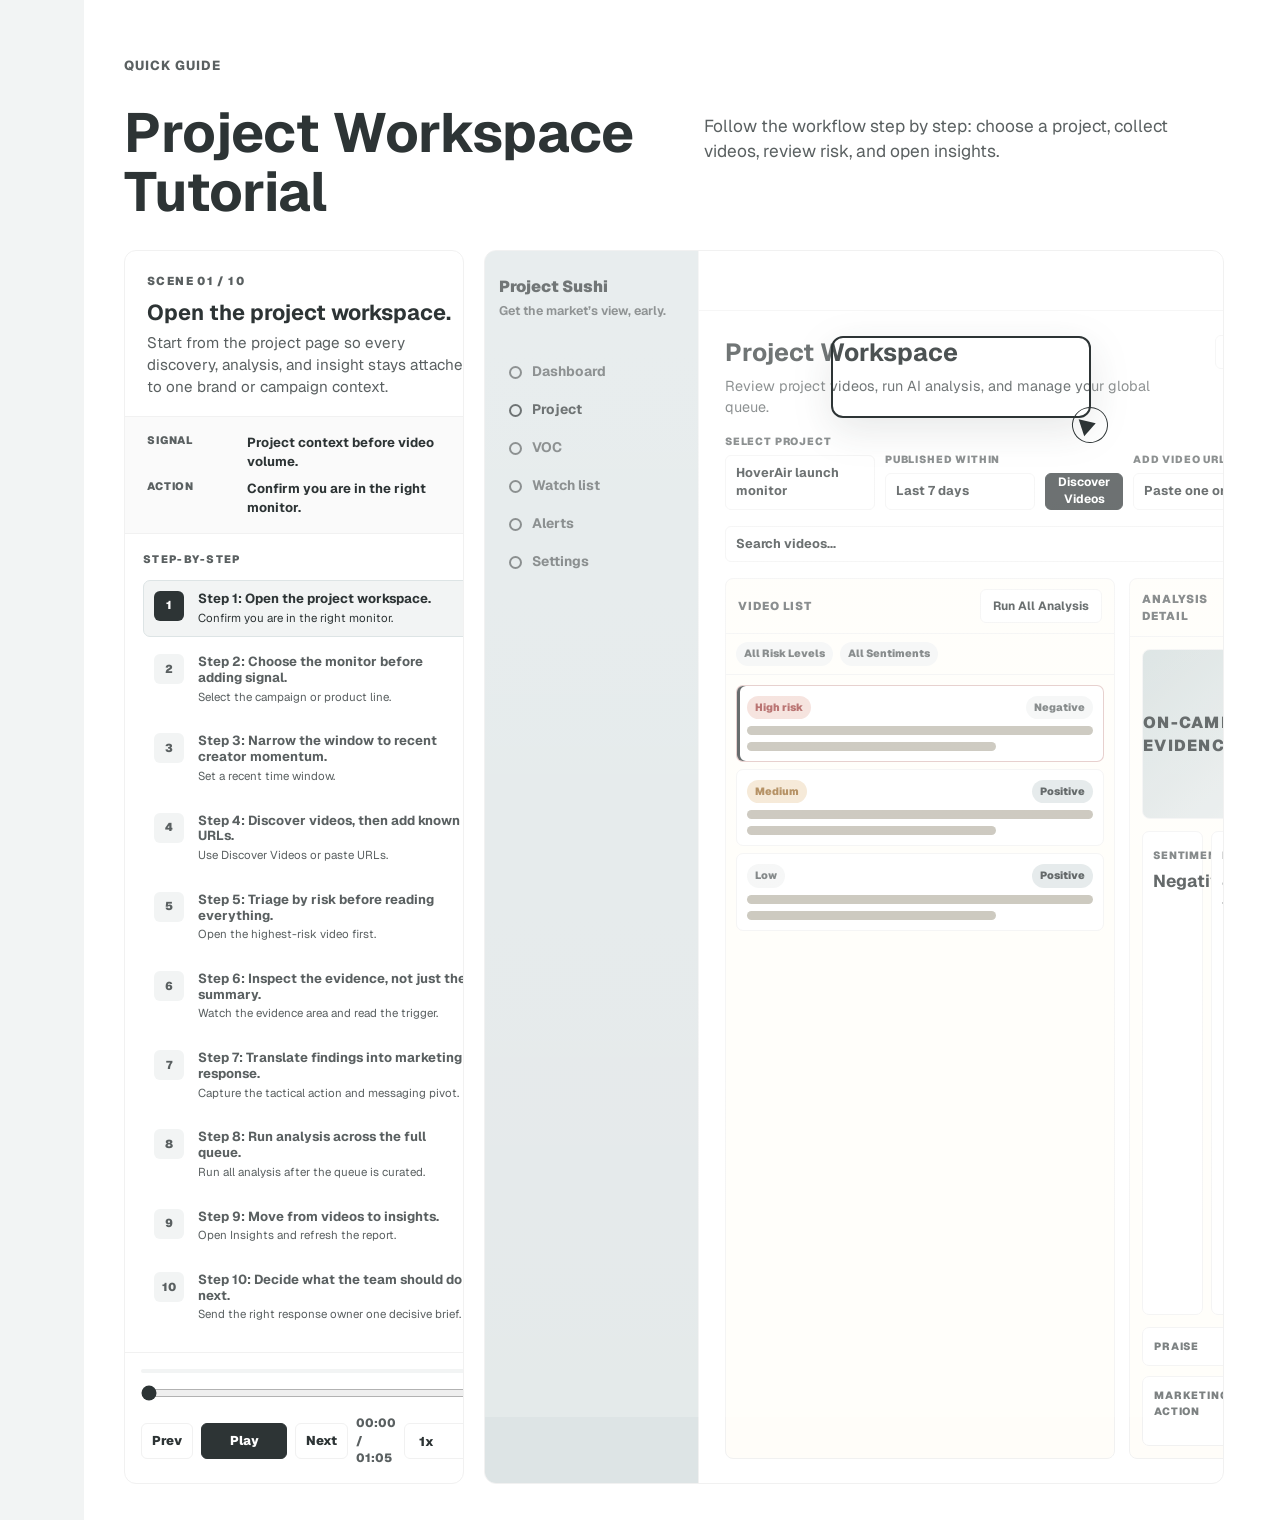
<file: app/static/project-workspace-tutorial.html>
<!doctype html>
<html lang="en">
  <head>
    <meta charset="UTF-8" />
    <meta name="viewport" content="width=device-width, initial-scale=1.0" />
    <title>Project Sushi Tutorial</title>
    <link href="https://fonts.googleapis.com/css2?family=Geist:wght@300;400;500;600;700;800;900&family=Geist+Mono:wght@300;400;500;600;700;800;900&display=swap" rel="stylesheet" />
    <style>
      :root {
        --bg: #ffffff;
        --ink: #2d3435;
        --muted: #5a6061;
        --line: #f1f1f1;
        --panel: #ffffff;
        --soft: #f2f4f4;
        --signal: #2d3435;
        --signal-soft: #dde4e5;
        --risk: #9f403d;
        --amber: #9a6a2d;
        --shadow: 0 16px 48px rgba(45, 52, 53, 0.08);
        --radius: 8px;
        --frame-x: 50%;
        --frame-y: 50%;
      }

      * {
        box-sizing: border-box;
      }

      html,
      body {
        min-height: 100%;
        margin: 0;
      }

      body {
        background: linear-gradient(90deg, var(--soft) 0 84px, var(--bg) 84px 100%);
        color: var(--ink);
        font-family: "Geist", ui-sans-serif, system-ui, -apple-system, BlinkMacSystemFont, "Segoe UI", sans-serif;
        line-height: 1.45;
      }

      button,
      input,
      select {
        font: inherit;
      }

      button {
        cursor: pointer;
      }

      .tutorial-shell {
        min-height: 100vh;
        display: grid;
        grid-template-rows: auto 1fr;
        gap: 28px;
        padding: 56px 56px 32px 124px;
      }

      .tutorial-topbar {
        display: flex;
        align-items: center;
        justify-content: space-between;
        gap: 20px;
      }

      .eyebrow {
        margin: 0 0 28px;
        color: var(--muted);
        font-size: 0.82rem;
        font-weight: 800;
        letter-spacing: 0.08em;
        text-transform: uppercase;
      }

      h1 {
        max-width: 840px;
        margin: 0;
        font-size: clamp(2.4rem, 4.3vw, 4.25rem);
        line-height: 1.08;
        letter-spacing: 0;
      }

      .top-note {
        max-width: 520px;
        margin: 0;
        color: var(--muted);
        font-size: 1.08rem;
      }

      .experience {
        display: grid;
        grid-template-columns: 340px minmax(620px, 1fr);
        gap: 20px;
        min-height: 0;
        overflow-x: auto;
        padding-bottom: 4px;
      }

      .cinema {
        position: relative;
        min-height: 620px;
        border: 1px solid var(--line);
        border-radius: 12px;
        background: #ffffff;
        box-shadow: none;
        overflow: hidden;
      }

      .cinema::before {
        content: "";
        position: absolute;
        inset: 0;
        pointer-events: none;
        background: linear-gradient(180deg, rgba(255, 255, 255, 0.16), rgba(255, 255, 255, 0));
        z-index: 7;
      }

      .cinema-grid {
        position: absolute;
        inset: 0;
        display: grid;
        grid-template-columns: 214px minmax(0, 1fr);
      }

      .mock-sidebar {
        border-right: 1px solid var(--line);
        background: #dde4e5;
        padding: 24px 14px;
      }

      .mock-brand {
        margin-bottom: 34px;
      }

      .mock-brand strong {
        display: block;
        font-size: 1rem;
        font-weight: 900;
      }

      .mock-brand span {
        color: var(--muted);
        font-size: 0.78rem;
        font-weight: 650;
      }

      .mock-nav {
        display: grid;
        gap: 4px;
      }

      .mock-nav-item {
        display: flex;
        align-items: center;
        gap: 10px;
        min-height: 34px;
        border-radius: 6px;
        padding: 0 10px;
        color: var(--muted);
        font-size: 0.86rem;
        font-weight: 700;
      }

      .mock-nav-item.active {
        background: var(--signal-soft);
        color: var(--ink);
      }

      .nav-dot {
        width: 13px;
        height: 13px;
        border: 2px solid currentColor;
        border-radius: 50%;
      }

      .mock-main {
        display: grid;
        grid-template-rows: 60px auto auto auto 1fr;
        min-width: 0;
      }

      .mock-topbar {
        display: flex;
        align-items: center;
        justify-content: flex-end;
        gap: 12px;
        border-bottom: 1px solid var(--line);
        padding: 0 22px;
      }

      .mock-topbar span {
        width: 26px;
        height: 26px;
        border-radius: 50%;
        background: var(--soft);
      }

      .workspace-header {
        display: flex;
        justify-content: space-between;
        gap: 18px;
        padding: 24px 26px 16px;
      }

      .workspace-header h2 {
        margin: 0;
        font-size: 1.55rem;
        letter-spacing: 0;
      }

      .workspace-header p {
        margin: 5px 0 0;
        color: var(--muted);
        font-size: 0.9rem;
      }

      .tiny-actions {
        display: flex;
        align-items: start;
        gap: 8px;
      }

      .mock-button {
        min-height: 34px;
        border: 1px solid var(--line);
        border-radius: 6px;
        background: var(--panel);
        padding: 0 12px;
        color: var(--ink);
        font-size: 0.75rem;
        font-weight: 700;
        display: inline-flex;
        align-items: center;
        justify-content: center;
      }

      .mock-button.primary {
        border-color: var(--ink);
        background: var(--ink);
        color: #ffffff;
      }

      .mock-button.active {
        border-color: var(--signal);
        background: var(--signal);
        color: #ffffff;
      }

      .controls-row {
        display: grid;
        grid-template-columns: minmax(150px, 220px) minmax(150px, 190px) auto minmax(220px, 1fr);
        gap: 10px;
        align-items: end;
        padding: 0 26px 16px;
      }

      .mock-field {
        display: grid;
        gap: 6px;
      }

      .mock-label {
        color: var(--muted);
        font-size: 0.65rem;
        font-weight: 900;
        letter-spacing: 0.08em;
        text-transform: uppercase;
      }

      .mock-input {
        min-height: 36px;
        border: 1px solid var(--line);
        border-radius: 6px;
        background: var(--panel);
        padding: 8px 10px;
        color: var(--ink);
        font-size: 0.8rem;
        font-weight: 700;
      }

      .search-strip {
        margin: 0 26px 16px;
        display: flex;
        gap: 10px;
      }

      .search-strip .mock-input {
        flex: 1;
      }

      .workspace-grid {
        display: grid;
        grid-template-columns: minmax(300px, 390px) minmax(0, 1fr);
        gap: 14px;
        min-height: 0;
        padding: 0 26px 24px;
      }

      .mock-pane {
        min-height: 450px;
        border: 1px solid var(--line);
        border-radius: var(--radius);
        background: rgba(255, 253, 248, 0.82);
        overflow: hidden;
      }

      .pane-title {
        display: flex;
        align-items: center;
        justify-content: space-between;
        border-bottom: 1px solid var(--line);
        padding: 10px 12px;
      }

      .pane-title strong {
        color: var(--muted);
        font-size: 0.72rem;
        font-weight: 900;
        letter-spacing: 0.08em;
        text-transform: uppercase;
      }

      .filters {
        display: flex;
        gap: 7px;
        border-bottom: 1px solid var(--line);
        padding: 8px 10px;
      }

      .filter-chip,
      .risk-chip,
      .sentiment-chip {
        border-radius: 999px;
        padding: 4px 8px;
        background: var(--soft);
        color: var(--muted);
        font-size: 0.66rem;
        font-weight: 900;
      }

      .video-list {
        display: grid;
        gap: 7px;
        padding: 10px;
      }

      .video-row {
        display: grid;
        gap: 7px;
        border: 1px solid var(--line);
        border-radius: 7px;
        background: var(--panel);
        padding: 10px;
      }

      .video-row.active {
        border-color: rgba(31, 86, 81, 0.55);
        box-shadow: inset 3px 0 0 var(--signal);
      }

      .video-row.risk {
        border-color: rgba(159, 64, 61, 0.34);
      }

      .video-title-line {
        height: 9px;
        border-radius: 99px;
        background: #bbb7aa;
      }

      .video-title-line.short {
        width: 72%;
      }

      .row-meta {
        display: flex;
        justify-content: space-between;
        gap: 8px;
      }

      .risk-chip.high {
        background: #f3d9d3;
        color: var(--risk);
      }

      .risk-chip.medium {
        background: #f2e2ca;
        color: var(--amber);
      }

      .sentiment-chip.good {
        background: var(--signal-soft);
        color: var(--signal);
      }

      .detail-stage {
        position: relative;
        display: grid;
        grid-template-rows: auto auto 1fr;
        min-height: 450px;
        overflow: visible;
      }

      .video-embed {
        margin: 12px;
        height: 170px;
        border: 1px solid var(--line);
        border-radius: var(--radius);
        background:
          linear-gradient(135deg, rgba(31, 86, 81, 0.16), rgba(36, 40, 39, 0.02)),
          var(--soft);
        display: grid;
        place-items: center;
        color: var(--signal);
        font-weight: 900;
        letter-spacing: 0.08em;
        text-transform: uppercase;
      }

      .analysis-grid {
        display: grid;
        grid-template-columns: repeat(3, minmax(0, 1fr));
        gap: 8px;
        margin: 0 12px 12px;
      }

      .metric {
        border: 1px solid var(--line);
        border-radius: 7px;
        background: var(--panel);
        padding: 10px;
      }

      .metric span {
        color: var(--muted);
        font-size: 0.66rem;
        font-weight: 900;
        letter-spacing: 0.08em;
        text-transform: uppercase;
      }

      .metric strong {
        display: block;
        margin-top: 4px;
        font-size: 1.08rem;
      }

      .detail-blocks {
        display: grid;
        grid-template-columns: repeat(2, minmax(0, 1fr));
        gap: 10px;
        padding: 0 12px 12px;
      }

      .mini-block {
        border: 1px solid var(--line);
        border-radius: 7px;
        background: var(--panel);
        padding: 11px;
      }

      .mini-block strong {
        display: block;
        color: var(--muted);
        font-size: 0.66rem;
        font-weight: 900;
        letter-spacing: 0.08em;
        text-transform: uppercase;
      }

      .mini-line {
        height: 8px;
        margin-top: 9px;
        border-radius: 99px;
        background: #c9c5b9;
      }

      .mini-line.short {
        width: 62%;
      }

      .insights-overlay {
        position: absolute;
        top: 48px;
        right: 12px;
        bottom: 18px;
        left: -404px;
        width: auto;
        display: grid;
        grid-template-rows: auto 1fr;
        border: 1px solid rgba(31, 86, 81, 0.45);
        border-radius: var(--radius);
        background: rgba(255, 253, 248, 0.96);
        box-shadow: 0 20px 70px rgba(31, 86, 81, 0.15);
        opacity: 0;
        transform: translateY(16px);
        pointer-events: none;
        transition: opacity 0.42s ease, transform 0.42s ease;
        z-index: 5;
      }

      .insights-overlay.visible {
        opacity: 1;
        transform: translateY(0);
      }

      .insights-head {
        display: flex;
        justify-content: space-between;
        gap: 18px;
        border-bottom: 1px solid var(--line);
        padding: 18px;
      }

      .insights-head h3 {
        margin: 0;
        font-size: 1.55rem;
      }

      .insights-head p {
        margin: 4px 0 0;
        color: var(--muted);
        font-size: 0.88rem;
      }

      .insights-body {
        display: grid;
        grid-template-columns: 1fr 1.25fr;
        gap: 12px;
        padding: 16px;
      }

      .donut {
        width: 150px;
        height: 150px;
        border-radius: 50%;
        background: conic-gradient(var(--signal) 0 42%, var(--amber) 42% 71%, var(--risk) 71% 100%);
        position: relative;
        margin: 6px auto 18px;
      }

      .donut::after {
        content: "";
        position: absolute;
        inset: 34px;
        border-radius: 50%;
        background: var(--panel);
      }

      .report-list {
        display: grid;
        gap: 8px;
      }

      .report-item {
        border: 1px solid var(--line);
        border-radius: 7px;
        background: var(--panel);
        padding: 10px;
      }

      .report-item b {
        display: block;
        margin-bottom: 4px;
        font-size: 0.82rem;
      }

      .report-item span {
        color: var(--muted);
        font-size: 0.78rem;
      }

      .spotlight {
        position: absolute;
        left: 50%;
        top: 50%;
        width: 170px;
        height: 70px;
        border: 2px solid var(--signal);
        border-radius: 12px;
        box-shadow: 0 0 0 999px rgba(255, 255, 255, 0.2), 0 12px 40px rgba(45, 52, 53, 0.14);
        transform: translate(-50%, -50%);
        transition: left 0.65s ease, top 0.65s ease, width 0.65s ease, height 0.65s ease;
        z-index: 8;
        pointer-events: none;
      }

      .cursor {
        position: absolute;
        left: 52%;
        top: 48%;
        width: 18px;
        height: 18px;
        transform: translate(-2px, -2px) rotate(-18deg);
        transition: left 0.65s ease, top 0.65s ease;
        z-index: 9;
        pointer-events: none;
      }

      .cursor::before {
        content: "";
        position: absolute;
        left: 0;
        top: 0;
        width: 0;
        height: 0;
        border-left: 15px solid var(--ink);
        border-top: 9px solid transparent;
        border-bottom: 9px solid transparent;
      }

      .cursor.pulse::after {
        content: "";
        position: absolute;
        left: -9px;
        top: -9px;
        width: 34px;
        height: 34px;
        border: 1px solid var(--signal);
        border-radius: 50%;
        animation: cursor-pulse 0.72s ease-out;
      }

      @keyframes cursor-pulse {
        from {
          opacity: 0.8;
          transform: scale(0.42);
        }
        to {
          opacity: 0;
          transform: scale(1.5);
        }
      }

      .side-panel {
        order: -1;
        display: grid;
        grid-template-rows: auto auto 1fr auto;
        min-height: 620px;
        border: 1px solid var(--line);
        border-radius: 12px;
        background: #ffffff;
        box-shadow: none;
        overflow: hidden;
      }

      .lesson-card {
        padding: 22px 22px 18px;
        border-bottom: 1px solid var(--line);
      }

      .lesson-counter {
        color: var(--muted);
        font-size: 0.72rem;
        font-weight: 900;
        letter-spacing: 0.12em;
        text-transform: uppercase;
      }

      .lesson-card h2 {
        margin: 10px 0 8px;
        font-size: 1.35rem;
        line-height: 1.12;
        letter-spacing: 0;
        overflow-wrap: anywhere;
      }

      .lesson-card p {
        margin: 0;
        color: var(--muted);
        font-size: 0.95rem;
      }

      .lesson-meta {
        display: grid;
        gap: 8px;
        padding: 16px 22px;
        border-bottom: 1px solid var(--line);
        background: #fafafa;
      }

      .meta-row {
        display: grid;
        grid-template-columns: 90px minmax(0, 1fr);
        gap: 10px;
      }

      .meta-row b {
        color: var(--muted);
        font-size: 0.68rem;
        font-weight: 900;
        letter-spacing: 0.08em;
        text-transform: uppercase;
      }

      .meta-row span {
        font-size: 0.82rem;
        font-weight: 700;
      }

      .storyboard {
        display: grid;
        gap: 6px;
        align-content: start;
        padding: 18px;
        overflow: auto;
      }

      .storyboard::before {
        content: "Step-by-step";
        margin: 0 0 6px;
        color: var(--muted);
        font-size: 0.68rem;
        font-weight: 900;
        letter-spacing: 0.12em;
        text-transform: uppercase;
      }

      .story-step {
        display: grid;
        grid-template-columns: 32px minmax(0, 1fr);
        gap: 12px;
        border: 1px solid transparent;
        border-radius: 7px;
        background: transparent;
        padding: 10px;
        text-align: left;
        color: var(--muted);
        min-width: 0;
      }

      .story-step.done {
        color: var(--ink);
      }

      .story-step.active {
        border-color: #dde4e5;
        background: #f2f4f4;
        color: var(--ink);
      }

      .story-number {
        display: grid;
        place-items: center;
        width: 30px;
        height: 30px;
        border-radius: 6px;
        background: var(--soft);
        color: var(--muted);
        font-size: 0.72rem;
        font-weight: 900;
      }

      .story-step.active .story-number {
        background: var(--signal);
        color: #ffffff;
      }

      .story-step.done .story-number {
        background: #ffffff;
        border: 1px solid #dde4e5;
        color: var(--ink);
      }

      .story-copy strong {
        display: block;
        font-size: 0.82rem;
        line-height: 1.2;
        white-space: normal;
        overflow-wrap: anywhere;
      }

      .story-copy span {
        display: block;
        margin-top: 3px;
        font-size: 0.72rem;
        white-space: normal;
        overflow-wrap: anywhere;
      }

      .player {
        border-top: 1px solid var(--line);
        padding: 16px;
      }

      .progress {
        position: relative;
        height: 4px;
        border-radius: 99px;
        background: var(--soft);
        overflow: hidden;
      }

      .progress-fill {
        width: 0;
        height: 100%;
        border-radius: inherit;
        background: var(--signal);
        transition: width 0.2s linear;
      }

      .scrubber {
        width: 100%;
        margin: 12px 0 14px;
        accent-color: var(--signal);
      }

      .player-actions {
        display: grid;
        grid-template-columns: auto 1fr auto;
        gap: 8px;
        align-items: center;
      }

      .control-group {
        display: flex;
        gap: 8px;
      }

      .player button,
      .player select {
        min-height: 36px;
        border: 1px solid var(--line);
        border-radius: 6px;
        background: var(--panel);
        color: var(--ink);
        padding: 0 10px;
        font-size: 0.8rem;
        font-weight: 850;
      }

      .player button.primary {
        min-width: 86px;
        border-color: var(--ink);
        background: var(--ink);
        color: #ffffff;
      }

      .time-readout {
        justify-self: center;
        color: var(--muted);
        font-size: 0.75rem;
        font-weight: 850;
      }

      .is-focus {
        animation: focus-glow 1.1s ease-in-out infinite alternate;
      }

      @keyframes focus-glow {
        from {
          box-shadow: 0 0 0 rgba(31, 86, 81, 0);
        }
        to {
          box-shadow: 0 0 0 4px rgba(31, 86, 81, 0.12);
        }
      }

      @media (max-width: 520px) {
        .experience {
          grid-template-columns: 1fr;
        }

        .side-panel {
          min-height: auto;
          order: -1;
        }

        .storyboard {
          max-height: 260px;
        }
      }

      @media (max-width: 820px) {
        .tutorial-shell {
          padding: 16px;
        }

        .tutorial-topbar {
          align-items: start;
          flex-direction: column;
        }

        .player-actions {
          grid-template-columns: 1fr;
        }

        .time-readout {
          justify-self: start;
        }
      }

      @media (max-width: 880px) {
        .tutorial-shell {
          padding: 24px;
        }

        body {
          background: #ffffff;
        }

        .tutorial-topbar {
          align-items: start;
          flex-direction: column;
        }

        h1 {
          font-size: clamp(1.8rem, 8vw, 3.1rem);
        }

        .cinema {
          min-height: 760px;
        }

        .cinema-grid {
          grid-template-columns: 1fr;
        }

        .mock-sidebar {
          display: none;
        }

        .controls-row,
        .workspace-grid,
        .detail-blocks,
        .insights-body {
          grid-template-columns: 1fr;
        }

        .workspace-grid {
          padding: 0 14px 16px;
        }

        .controls-row,
        .search-strip,
        .workspace-header {
          margin: 0;
          padding-left: 14px;
          padding-right: 14px;
        }

        .mock-pane,
        .detail-stage {
          min-height: auto;
        }

        .insights-overlay {
          inset: 120px 14px 14px;
          width: auto;
        }
      }
    </style>
  </head>
  <body>
    <main class="tutorial-shell">
      <header class="tutorial-topbar">
        <div>
          <p class="eyebrow">Quick guide</p>
          <h1>Project Workspace Tutorial</h1>
        </div>
        <p class="top-note">
          Follow the workflow step by step: choose a project, collect videos, review risk, and open insights.
        </p>
      </header>

      <section class="experience" aria-label="Project Sushi interactive tutorial">
        <div class="cinema" id="cinema">
          <div class="cinema-grid">
            <aside class="mock-sidebar">
              <div class="mock-brand">
                <strong>Project Sushi</strong>
                <span>Get the market’s view,&nbsp;early.</span>
              </div>
              <nav class="mock-nav" aria-label="Mock app navigation">
                <div class="mock-nav-item"><span class="nav-dot"></span>Dashboard</div>
                <div class="mock-nav-item active" id="target-nav"><span class="nav-dot"></span>Project</div>
                <div class="mock-nav-item"><span class="nav-dot"></span>VOC</div>
                <div class="mock-nav-item"><span class="nav-dot"></span>Watch list</div>
                <div class="mock-nav-item"><span class="nav-dot"></span>Alerts</div>
                <div class="mock-nav-item"><span class="nav-dot"></span>Settings</div>
              </nav>
            </aside>

            <section class="mock-main">
              <div class="mock-topbar">
                <span></span>
                <span></span>
                <span></span>
              </div>

              <div class="workspace-header">
                <div id="target-header">
                  <h2>Project Workspace</h2>
                  <p>Review project videos, run AI analysis, and manage your global queue.</p>
                </div>
                <div class="tiny-actions">
                  <button class="mock-button" id="target-insights" type="button">Insights</button>
                  <button class="mock-button" type="button">Back</button>
                </div>
              </div>

              <div class="controls-row">
                <label class="mock-field" id="target-project">
                  <span class="mock-label">Select Project</span>
                  <span class="mock-input">HoverAir launch monitor</span>
                </label>
                <label class="mock-field" id="target-window">
                  <span class="mock-label">Published within</span>
                  <span class="mock-input">Last 7 days</span>
                </label>
                <button class="mock-button primary" id="target-discover" type="button">Discover Videos</button>
                <label class="mock-field" id="target-add">
                  <span class="mock-label">Add Video URLs</span>
                  <span class="mock-input">Paste one or more URLs</span>
                </label>
              </div>

              <div class="search-strip" id="target-search">
                <span class="mock-input">Search videos...</span>
                <button class="mock-button" type="button">Search</button>
              </div>

              <div class="workspace-grid">
                <section class="mock-pane" id="target-list">
                  <div class="pane-title">
                    <strong>Video List</strong>
                    <button class="mock-button" id="target-run" type="button">Run All Analysis</button>
                  </div>
                  <div class="filters" id="target-filters">
                    <span class="filter-chip">All Risk Levels</span>
                    <span class="filter-chip">All Sentiments</span>
                  </div>
                  <div class="video-list">
                    <div class="video-row active risk" id="target-risk-row">
                      <div class="row-meta">
                        <span class="risk-chip high">High risk</span>
                        <span class="sentiment-chip">Negative</span>
                      </div>
                      <span class="video-title-line"></span>
                      <span class="video-title-line short"></span>
                    </div>
                    <div class="video-row">
                      <div class="row-meta">
                        <span class="risk-chip medium">Medium</span>
                        <span class="sentiment-chip good">Positive</span>
                      </div>
                      <span class="video-title-line"></span>
                      <span class="video-title-line short"></span>
                    </div>
                    <div class="video-row">
                      <div class="row-meta">
                        <span class="risk-chip">Low</span>
                        <span class="sentiment-chip good">Positive</span>
                      </div>
                      <span class="video-title-line"></span>
                      <span class="video-title-line short"></span>
                    </div>
                  </div>
                </section>

                <section class="mock-pane detail-stage" id="target-detail">
                  <div class="pane-title">
                    <strong>Analysis Detail</strong>
                    <button class="mock-button active" id="target-single-analysis" type="button">Analyze Video</button>
                  </div>
                  <div class="video-embed" id="target-evidence">On-camera evidence</div>
                  <div class="analysis-grid" id="target-metrics">
                    <div class="metric">
                      <span>Sentiment</span>
                      <strong>Negative</strong>
                    </div>
                    <div class="metric">
                      <span>Risk</span>
                      <strong>8 / 10</strong>
                    </div>
                    <div class="metric">
                      <span>Action</span>
                      <strong>Private reachout</strong>
                    </div>
                  </div>
                  <div class="detail-blocks" id="target-blocks">
                    <div class="mini-block">
                      <strong>Praise</strong>
                      <span class="mini-line"></span>
                      <span class="mini-line short"></span>
                    </div>
                    <div class="mini-block">
                      <strong>Criticism</strong>
                      <span class="mini-line"></span>
                      <span class="mini-line short"></span>
                    </div>
                    <div class="mini-block">
                      <strong>Marketing action</strong>
                      <span class="mini-line"></span>
                      <span class="mini-line short"></span>
                    </div>
                    <div class="mini-block">
                      <strong>Audience and use case</strong>
                      <span class="mini-line"></span>
                      <span class="mini-line short"></span>
                    </div>
                  </div>

                  <div class="insights-overlay" id="target-report" aria-hidden="true">
                    <div class="insights-head">
                      <div>
                        <h3>Insights</h3>
                        <p>Project-level summary from analyzed videos only.</p>
                      </div>
                      <button class="mock-button primary" type="button">Refresh Report</button>
                    </div>
                    <div class="insights-body">
                      <div>
                        <div class="donut" aria-label="Sentiment and risk distribution chart"></div>
                        <div class="report-item">
                          <b>Reach at risk</b>
                          <span>Negative videos are concentrated in the newest launch reviews.</span>
                        </div>
                      </div>
                      <div class="report-list">
                        <div class="report-item">
                          <b>Executive summary</b>
                          <span>Creators like portability and setup speed, but reliability claims need evidence.</span>
                        </div>
                        <div class="report-item">
                          <b>Top criticism</b>
                          <span>Signal drop and loss of confidence during active movement.</span>
                        </div>
                        <div class="report-item">
                          <b>Messaging pivot</b>
                          <span>Lead with proven use cases, not only feature ambition.</span>
                        </div>
                      </div>
                    </div>
                  </div>
                </section>
              </div>
            </section>
          </div>

          <div class="spotlight" id="spotlight" aria-hidden="true"></div>
          <div class="cursor" id="cursor" aria-hidden="true"></div>
        </div>

        <aside class="side-panel">
          <section class="lesson-card" aria-live="polite">
            <div class="lesson-counter" id="lesson-counter">Scene 01 / 10</div>
            <h2 id="lesson-title">Open the project workspace.</h2>
            <p id="lesson-body">Start from the project page so every discovery, analysis, and insight stays attached to one brand or campaign context.</p>
          </section>

          <section class="lesson-meta">
            <div class="meta-row">
              <b>Signal</b>
              <span id="lesson-signal">Project context before video volume.</span>
            </div>
            <div class="meta-row">
              <b>Action</b>
              <span id="lesson-action">Confirm you are in the right monitor.</span>
            </div>
          </section>

          <div class="storyboard" id="storyboard" aria-label="Tutorial scenes"></div>

          <section class="player" aria-label="Tutorial controls">
            <div class="progress" aria-hidden="true">
              <div class="progress-fill" id="progress-fill"></div>
            </div>
            <input class="scrubber" id="scrubber" type="range" min="0" max="9" step="1" value="0" aria-label="Tutorial scene" />
            <div class="player-actions">
              <div class="control-group">
                <button type="button" id="prev-btn">Prev</button>
                <button class="primary" type="button" id="play-btn">Play</button>
                <button type="button" id="next-btn">Next</button>
              </div>
              <div class="time-readout" id="time-readout">00:00 / 01:05</div>
              <select id="speed-select" aria-label="Playback speed">
                <option value="1">1x</option>
                <option value="1.4">1.4x</option>
                <option value="0.75">0.75x</option>
              </select>
            </div>
          </section>
        </aside>
      </section>
    </main>

    <script>
      const scenes = [
        {
          title: "Open the project workspace.",
          body: "Start from the project page so every discovery, analysis, and insight stays attached to one brand or campaign context.",
          signal: "Project context before video volume.",
          action: "Confirm you are in the right monitor.",
          target: "target-header",
          x: 43,
          y: 18,
          w: 260,
          h: 82
        },
        {
          title: "Choose the monitor before adding signal.",
          body: "The project selector is the guardrail. It keeps HoverAir, competitor, market, and launch data from mixing into the wrong readout.",
          signal: "Cleaner product and market segmentation.",
          action: "Select the campaign or product line.",
          target: "target-project",
          x: 31,
          y: 30,
          w: 220,
          h: 78
        },
        {
          title: "Narrow the window to recent creator momentum.",
          body: "Use the publish range when you need launch-week signal, early PR risk, or a weekly pulse instead of a stale backlog.",
          signal: "Freshness matters for risk escalation.",
          action: "Set a recent time window.",
          target: "target-window",
          x: 49,
          y: 30,
          w: 198,
          h: 78
        },
        {
          title: "Discover videos, then add known URLs.",
          body: "Discovery finds the broader market. Manual URLs catch the videos the team already cares about, including influencer posts shared by sales or support.",
          signal: "Blend market discovery with team intelligence.",
          action: "Use Discover Videos or paste URLs.",
          target: "target-discover",
          x: 62,
          y: 33,
          w: 165,
          h: 66
        },
        {
          title: "Triage by risk before reading everything.",
          body: "The list turns a pile of creator videos into a decision queue. Filter by high or critical risk first when time is limited.",
          signal: "Risk level drives review order.",
          action: "Open the highest-risk video first.",
          target: "target-risk-row",
          x: 33,
          y: 63,
          w: 330,
          h: 96
        },
        {
          title: "Inspect the evidence, not just the summary.",
          body: "For product marketing, the most useful moment is the shift from opinion to proof: on-camera failure, repeated friction, or a specific competitor win.",
          signal: "Timestamped proof separates critique from product risk.",
          action: "Watch the evidence area and read the trigger.",
          target: "target-evidence",
          x: 70,
          y: 56,
          w: 360,
          h: 190
        },
        {
          title: "Translate findings into marketing response.",
          body: "The analysis pane connects sentiment, risk, praise, criticism, audience, use case, and recommended response so the team can act without rewriting the review.",
          signal: "From content review to response strategy.",
          action: "Capture the tactical action and messaging pivot.",
          target: "target-metrics",
          x: 70,
          y: 77,
          w: 370,
          h: 92
        },
        {
          title: "Run analysis across the full queue.",
          body: "Once the queue looks right, run all analysis so individual creator moments roll up into portfolio-level insight.",
          signal: "Scale individual evidence into trend signal.",
          action: "Run all analysis after the queue is curated.",
          target: "target-run",
          x: 40,
          y: 53,
          w: 170,
          h: 58
        },
        {
          title: "Move from videos to insights.",
          body: "Insights summarize only analyzed videos. This is where product marketing gets the executive read: goods, bads, urgency, reach, and action plan.",
          signal: "Portfolio narrative, backed by analyzed videos.",
          action: "Open Insights and refresh the report.",
          target: "target-report",
          x: 68,
          y: 51,
          w: 520,
          h: 350,
          showReport: true
        },
        {
          title: "Decide what the team should do next.",
          body: "End every review with a decision: ignore, comment publicly, reach out privately, or adjust launch messaging before the risk spreads.",
          signal: "A clear call beats a long recap.",
          action: "Send the right response owner one decisive brief.",
          target: "target-report",
          x: 72,
          y: 67,
          w: 470,
          h: 235,
          showReport: true
        }
      ];

      const stepDuration = 6500;
      let activeIndex = 0;
      let isPlaying = false;
      let speed = 1;
      let timer = null;
      let sceneStartedAt = 0;
      let sceneElapsed = 0;

      const counter = document.getElementById("lesson-counter");
      const title = document.getElementById("lesson-title");
      const body = document.getElementById("lesson-body");
      const signal = document.getElementById("lesson-signal");
      const action = document.getElementById("lesson-action");
      const storyboard = document.getElementById("storyboard");
      const spotlight = document.getElementById("spotlight");
      const cursor = document.getElementById("cursor");
      const cinema = document.getElementById("cinema");
      const report = document.getElementById("target-report");
      const playBtn = document.getElementById("play-btn");
      const prevBtn = document.getElementById("prev-btn");
      const nextBtn = document.getElementById("next-btn");
      const scrubber = document.getElementById("scrubber");
      const speedSelect = document.getElementById("speed-select");
      const progressFill = document.getElementById("progress-fill");
      const timeReadout = document.getElementById("time-readout");

      function twoDigits(value) {
        return String(value).padStart(2, "0");
      }

      function formatTime(milliseconds) {
        const totalSeconds = Math.round(milliseconds / 1000);
        const minutes = Math.floor(totalSeconds / 60);
        const seconds = totalSeconds % 60;
        return `${twoDigits(minutes)}:${twoDigits(seconds)}`;
      }

      function totalDuration() {
        return scenes.length * stepDuration;
      }

      function sceneDuration() {
        return stepDuration / speed;
      }

      function clearFocus() {
        document.querySelectorAll(".is-focus").forEach((node) => node.classList.remove("is-focus"));
      }

      function buildStoryboard() {
        storyboard.innerHTML = scenes
          .map((scene, index) => `
            <button class="story-step" type="button" data-scene-index="${index}">
              <span class="story-number">${index + 1}</span>
              <span class="story-copy">
                <strong>Step ${index + 1}: ${scene.title}</strong>
                <span>${scene.action}</span>
              </span>
            </button>
          `)
          .join("");
      }

      function setScene(index, options = {}) {
        activeIndex = Math.max(0, Math.min(scenes.length - 1, index));
        const scene = scenes[activeIndex];

        counter.textContent = `Scene ${twoDigits(activeIndex + 1)} / ${twoDigits(scenes.length)}`;
        title.textContent = scene.title;
        body.textContent = scene.body;
        signal.textContent = scene.signal;
        action.textContent = scene.action;
        scrubber.value = String(activeIndex);

        clearFocus();
        const target = document.getElementById(scene.target);
        if (target) {
          target.classList.add("is-focus");
        }

        report.classList.toggle("visible", Boolean(scene.showReport));
        report.setAttribute("aria-hidden", scene.showReport ? "false" : "true");

        const cinemaRect = cinema.getBoundingClientRect();
        if (target) {
          const targetRect = target.getBoundingClientRect();
          const centerX = targetRect.left - cinemaRect.left + targetRect.width / 2;
          const centerY = targetRect.top - cinemaRect.top + targetRect.height / 2;
          const width = scene.w || targetRect.width + 22;
          const height = scene.h || targetRect.height + 22;
          spotlight.style.left = `${centerX}px`;
          spotlight.style.top = `${centerY}px`;
          spotlight.style.width = `${width}px`;
          spotlight.style.height = `${height}px`;
          cursor.style.left = `${centerX + Math.min(122, width / 2)}px`;
          cursor.style.top = `${centerY + Math.min(54, height / 2)}px`;
          cinema.style.setProperty("--frame-x", `${centerX}px`);
          cinema.style.setProperty("--frame-y", `${centerY}px`);
        } else {
          spotlight.style.left = `${scene.x}%`;
          spotlight.style.top = `${scene.y}%`;
          spotlight.style.width = `${scene.w}px`;
          spotlight.style.height = `${scene.h}px`;
          cursor.style.left = `calc(${scene.x}% + ${Math.min(120, scene.w / 2)}px)`;
          cursor.style.top = `calc(${scene.y}% + ${Math.min(52, scene.h / 2)}px)`;
          cinema.style.setProperty("--frame-x", `${scene.x}%`);
          cinema.style.setProperty("--frame-y", `${scene.y}%`);
        }

        document.querySelectorAll(".story-step").forEach((node, nodeIndex) => {
          node.classList.toggle("active", nodeIndex === activeIndex);
          node.classList.toggle("done", nodeIndex < activeIndex);
        });

        cursor.classList.remove("pulse");
        window.requestAnimationFrame(() => cursor.classList.add("pulse"));

        sceneElapsed = options.keepElapsed ? sceneElapsed : 0;
        sceneStartedAt = performance.now() - sceneElapsed;
        updateProgress();
      }

      function updateProgress() {
        const sceneProgress = isPlaying
          ? Math.min(sceneDuration(), performance.now() - sceneStartedAt)
          : sceneElapsed;
        const elapsed = activeIndex * stepDuration + sceneProgress * speed;
        const pct = Math.min(100, (elapsed / totalDuration()) * 100);
        progressFill.style.width = `${pct}%`;
        timeReadout.textContent = `${formatTime(elapsed)} / ${formatTime(totalDuration())}`;
      }

      function stopTimer() {
        if (timer) {
          window.clearInterval(timer);
          timer = null;
        }
      }

      function pause() {
        if (!isPlaying) {
          return;
        }
        sceneElapsed = Math.min(sceneDuration(), performance.now() - sceneStartedAt);
        isPlaying = false;
        playBtn.textContent = "Play";
        stopTimer();
        updateProgress();
      }

      function play() {
        if (isPlaying) {
          return;
        }
        if (activeIndex === scenes.length - 1 && sceneElapsed >= sceneDuration()) {
          setScene(0);
        }
        isPlaying = true;
        playBtn.textContent = "Pause";
        sceneStartedAt = performance.now() - sceneElapsed;
        stopTimer();
        timer = window.setInterval(() => {
          const elapsed = performance.now() - sceneStartedAt;
          if (elapsed >= sceneDuration()) {
            if (activeIndex >= scenes.length - 1) {
              sceneElapsed = sceneDuration();
              pause();
              updateProgress();
              return;
            }
            setScene(activeIndex + 1);
          } else {
            updateProgress();
          }
        }, 80);
      }

      function nextScene() {
        const next = activeIndex >= scenes.length - 1 ? 0 : activeIndex + 1;
        setScene(next);
        if (isPlaying) {
          play();
        }
      }

      function prevScene() {
        const prev = activeIndex <= 0 ? scenes.length - 1 : activeIndex - 1;
        setScene(prev);
        if (isPlaying) {
          play();
        }
      }

      buildStoryboard();
      setScene(0);

      playBtn.addEventListener("click", () => {
        if (isPlaying) {
          pause();
        } else {
          play();
        }
      });

      nextBtn.addEventListener("click", nextScene);
      prevBtn.addEventListener("click", prevScene);

      scrubber.addEventListener("input", (event) => {
        setScene(Number(event.target.value));
      });

      speedSelect.addEventListener("change", (event) => {
        const wasPlaying = isPlaying;
        pause();
        speed = Number(event.target.value) || 1;
        sceneElapsed = 0;
        setScene(activeIndex);
        if (wasPlaying) {
          play();
        }
      });

      storyboard.addEventListener("click", (event) => {
        const button = event.target.closest("[data-scene-index]");
        if (!button) {
          return;
        }
        setScene(Number(button.dataset.sceneIndex));
      });

      document.addEventListener("keydown", (event) => {
        if (event.key === "ArrowRight") {
          nextScene();
        }
        if (event.key === "ArrowLeft") {
          prevScene();
        }
        if (event.key === " " && event.target === document.body) {
          event.preventDefault();
          if (isPlaying) {
            pause();
          } else {
            play();
          }
        }
      });
    </script>
  </body>
</html>
</file>
